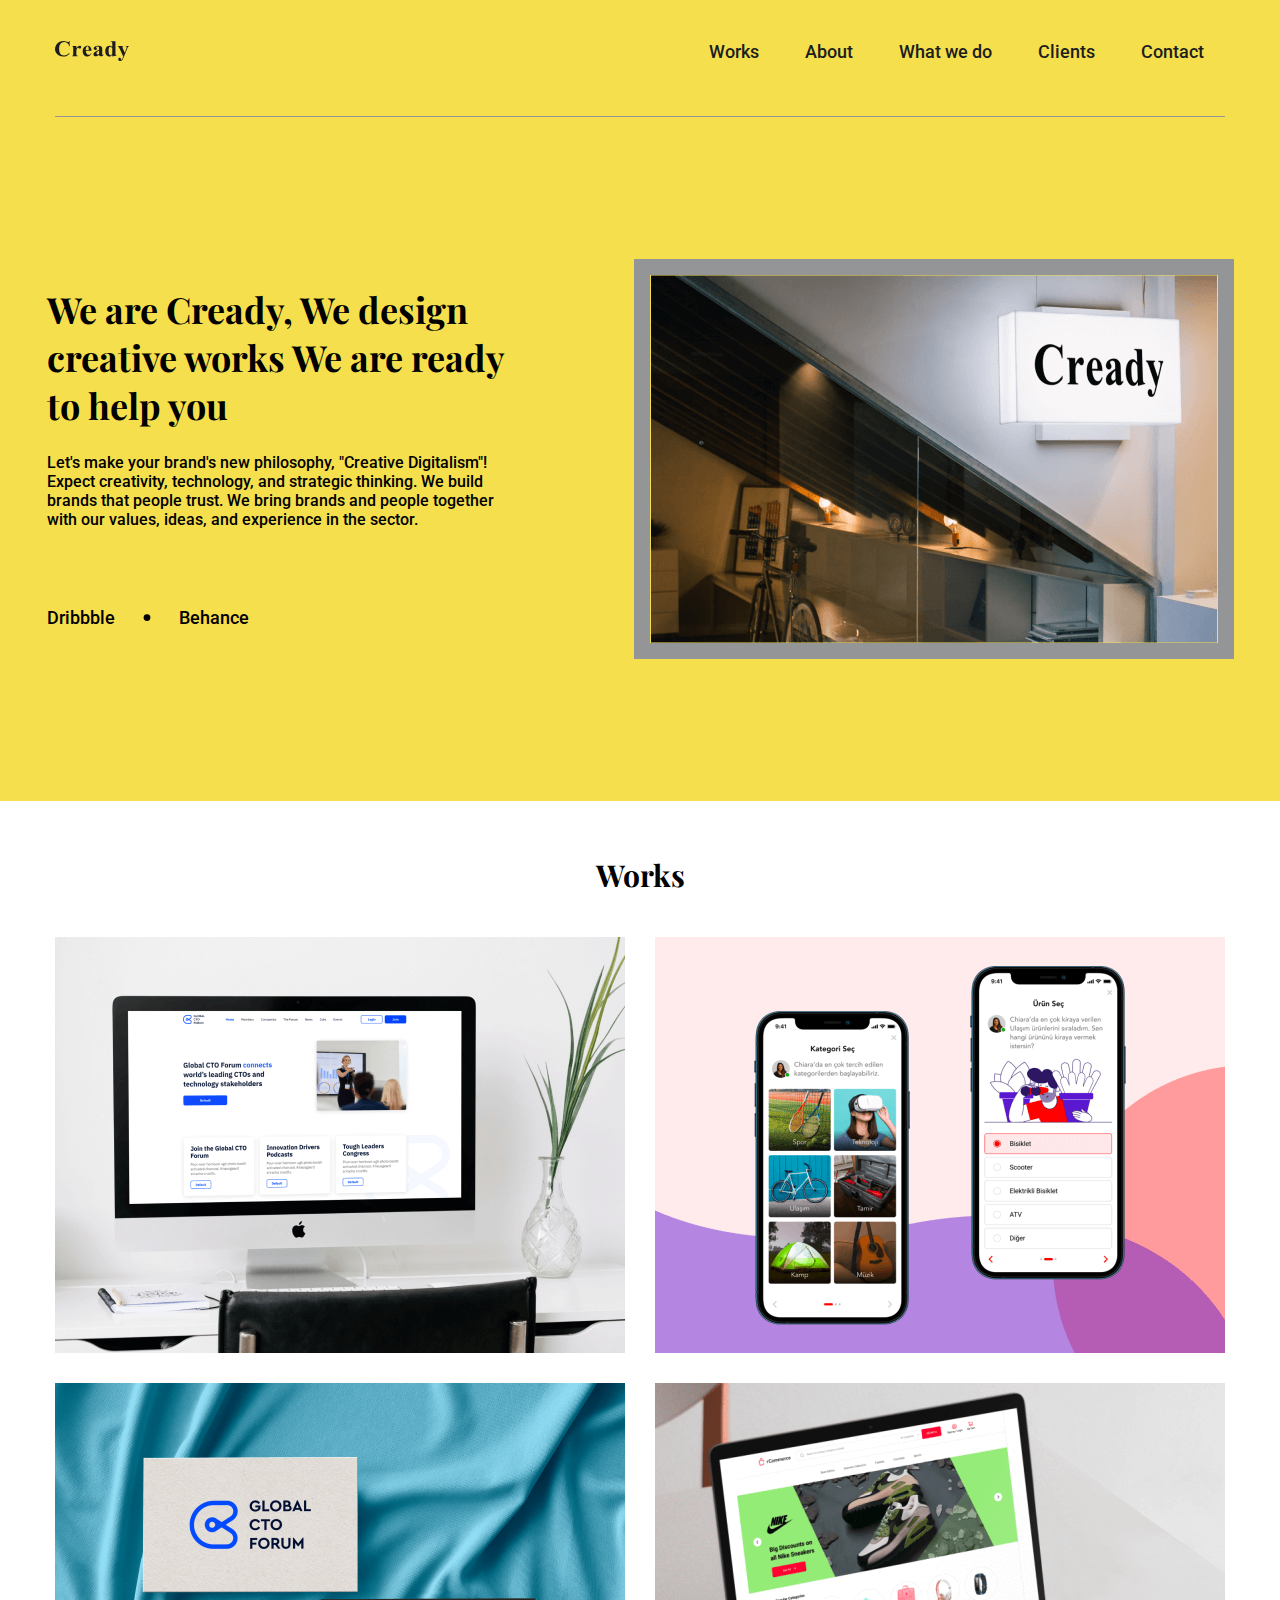
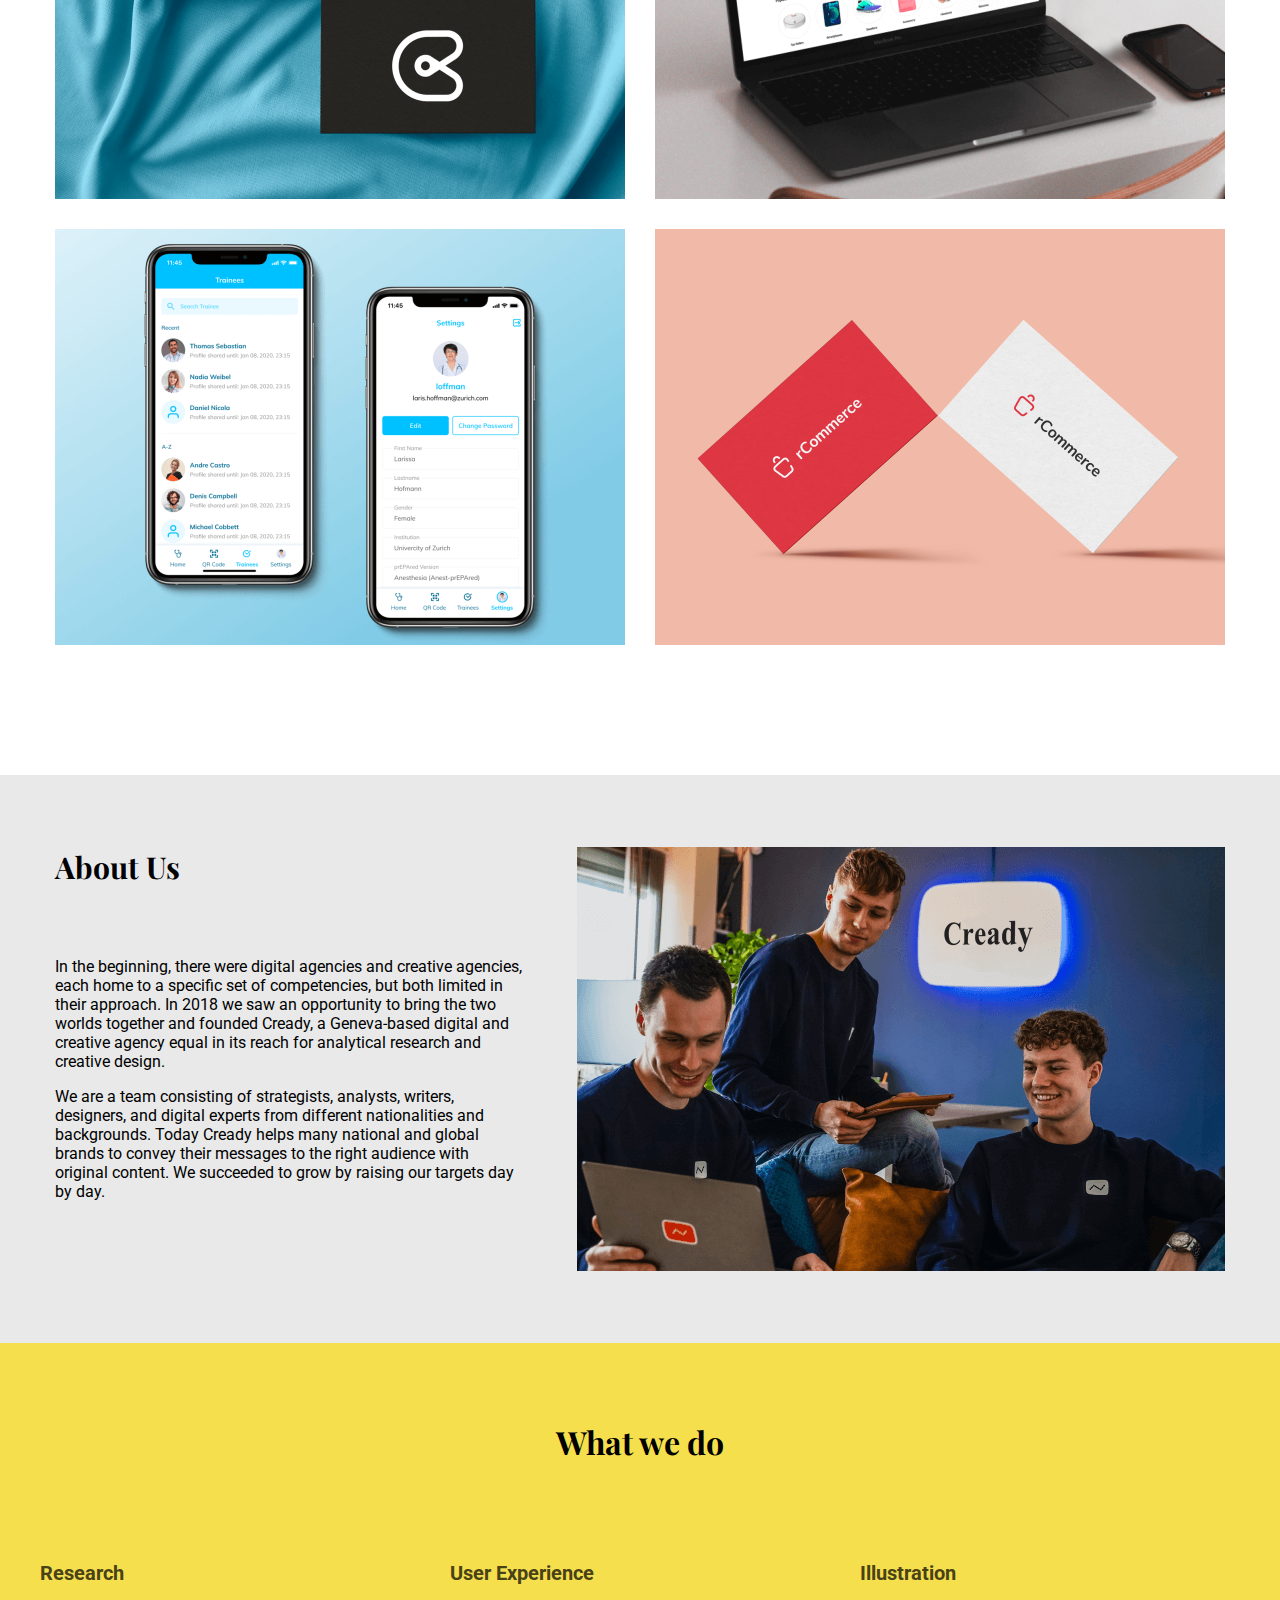
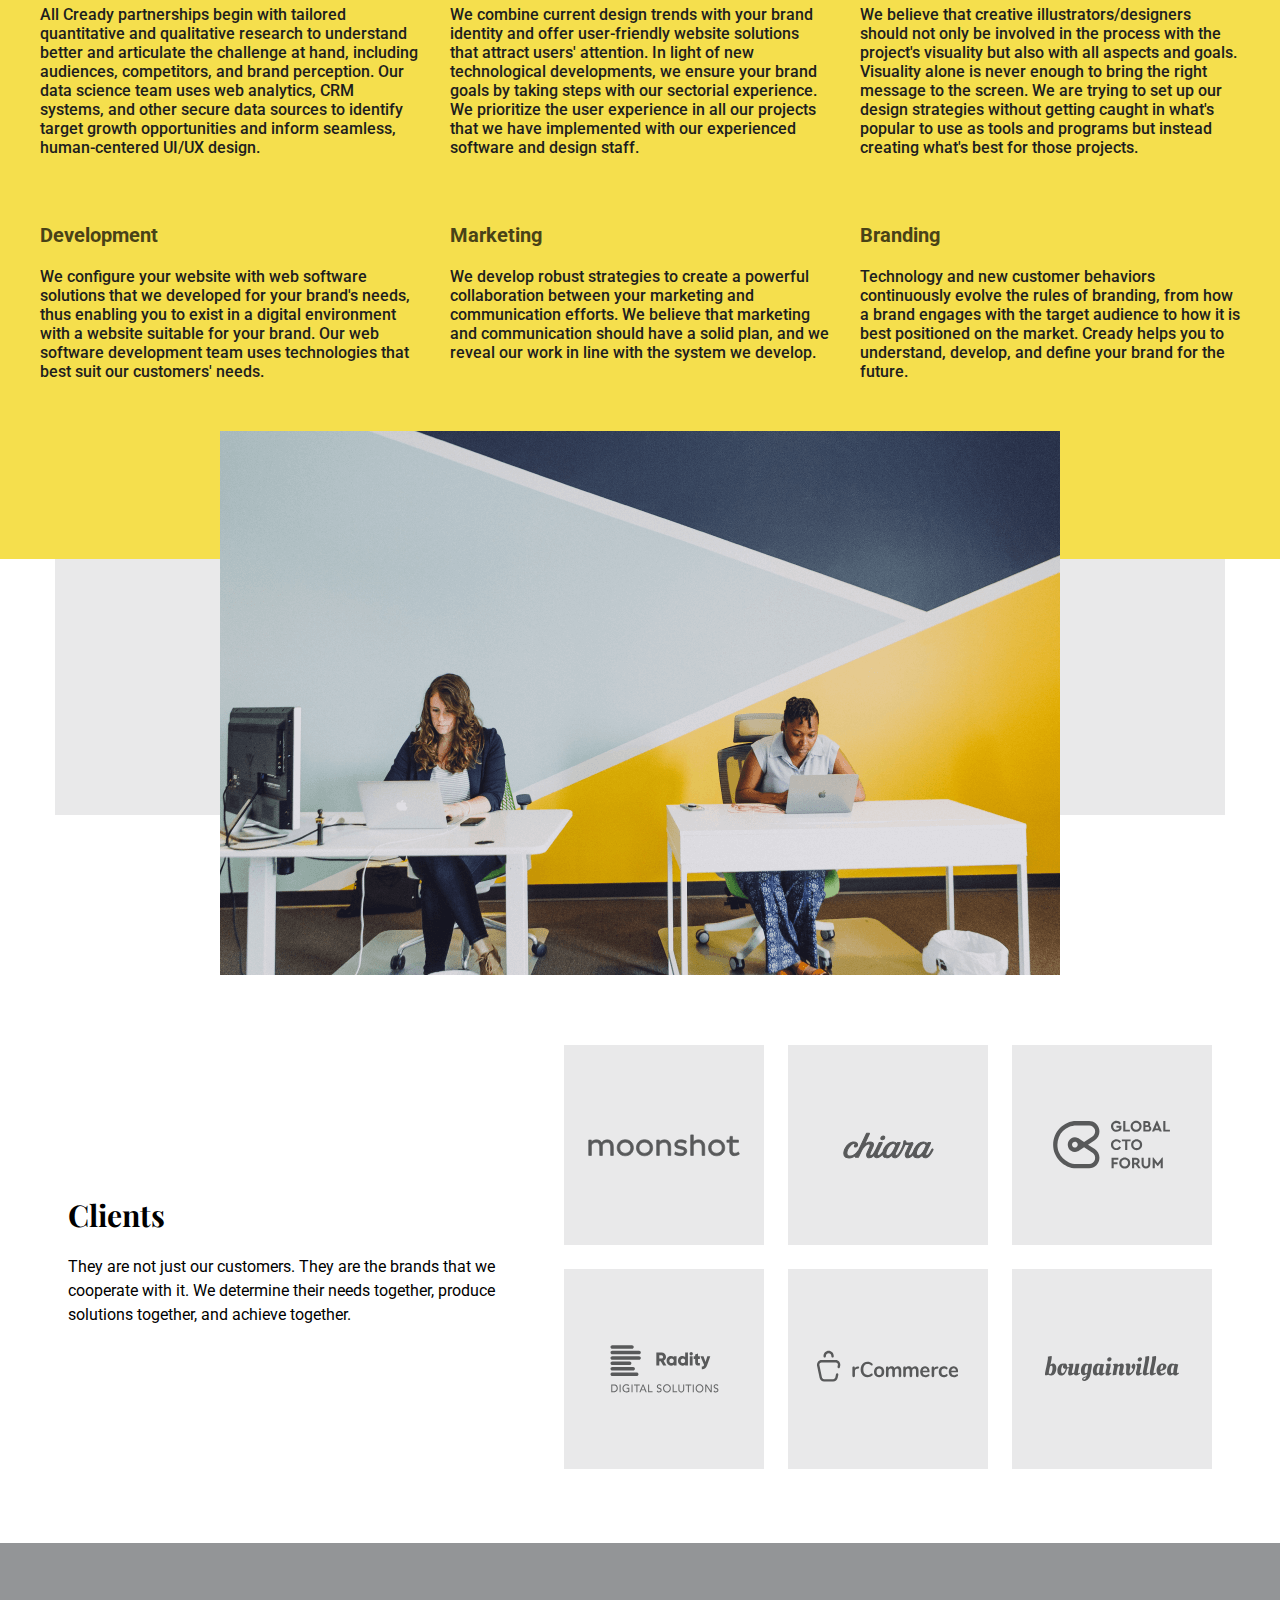
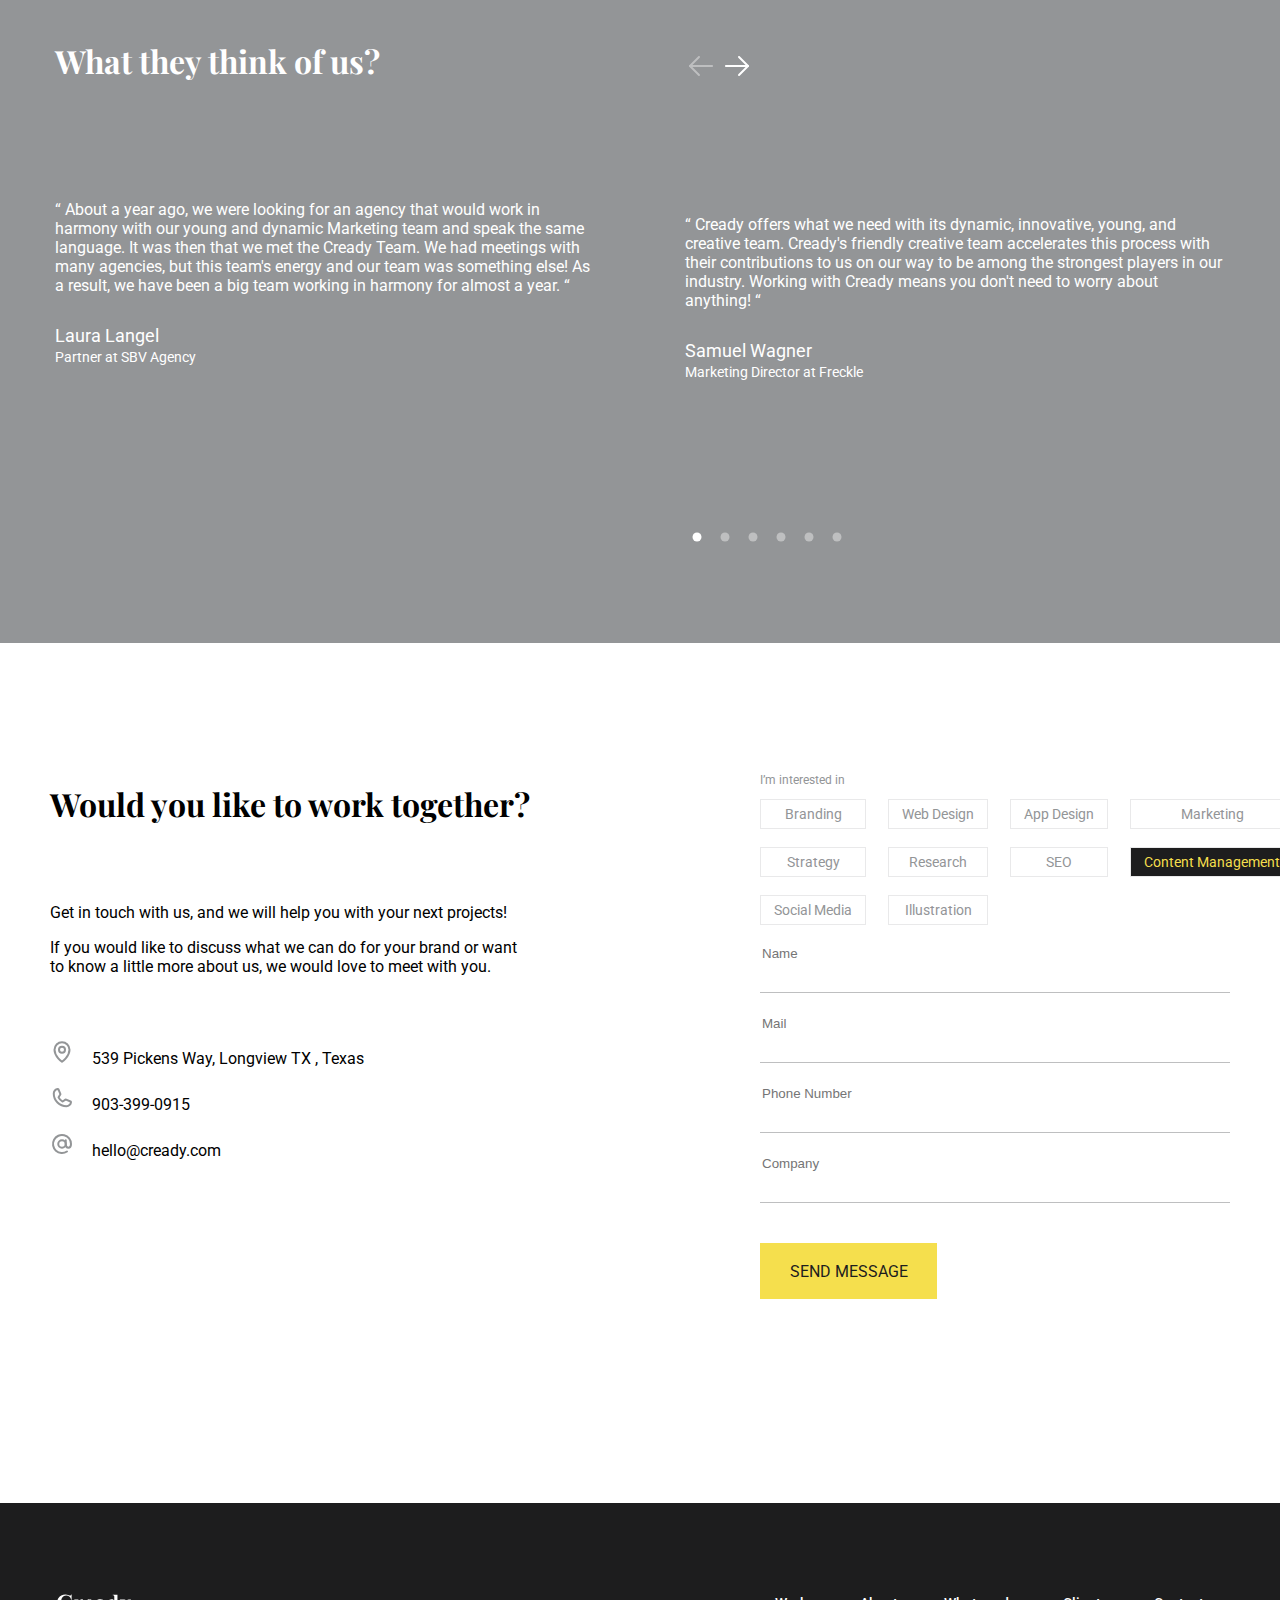
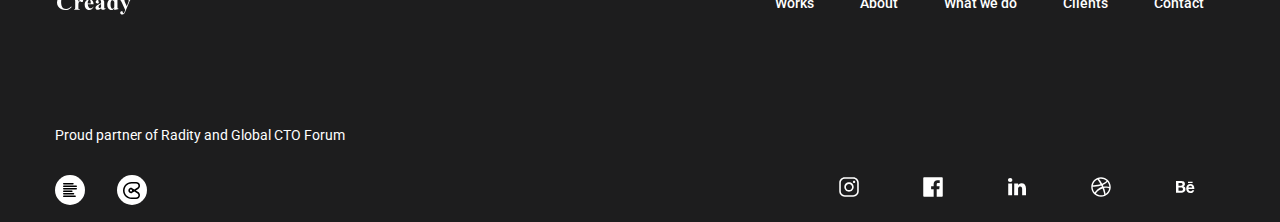
<file: index.html>
<!DOCTYPE html>
<html lang="en">

<head>
    <meta charset="UTF-8">
    <meta http-equiv="X-UA-Compatible" content="IE=edge">
    <meta name="viewport" content="width=device-width, initial-scale=1.0">
    <title>Cready</title>
    <link rel="stylesheet" href="cready.css">
    <link href="https://fonts.googleapis.com/css2?family=Roboto&display=swap" rel="stylesheet">
    <link href="https://fonts.googleapis.com/css2?family=Roboto:wght@500&display=swap" rel="stylesheet">
    <link href="https://fonts.googleapis.com/css2?family=Playfair+Display:wght@700&family=Roboto:wght@500&display=swap" rel="stylesheet">
</head>

<body>
    <div class="container">
        <nav class="navbar">
            <img src="images/logo.svg" alt="">
            <div class="navigation">
                <ul>
                    <li><a href="">Works</a></li>
                    <li><a href="">About</a></li>
                    <li><a href="">What we do</a></li>
                    <li><a href="">Clients</a></li>
                    <li><a href="">Contact</a></li>
                </ul>
            </div>
        </nav>
    </div>
    <div class="divider"><img src="images/header-divider.svg" alt=""></div>
    <div class="showcase">
        <div class="showcase-p">
            <h1>We are Cready, We design creative works We are ready to help you</h1>
            <p>Let's make your brand's new philosophy, "Creative Digitalism"! Expect creativity, technology, and strategic thinking. We build brands that people trust. We bring brands and people together with our values, ideas, and experience in the sector.</p>
            <div class="showcase-write-dot">
                <p class="before-dot">Dribbble</p>
                <img src="images/dot.svg" alt="">
                <p class="after-dot">Behance</p>
            </div>
        </div>
        <div class="showcase-img">
            <img src="images/agencia-innn-pcM5tCYDgTc-unsplash copy 1.png" alt="">
        </div>
    </div>
    <div class="works">
        <h1>Works</h1>
        <div class="works-img">
            <img src="images/GCF-Web.png" alt="">
            <img src="images/Chiara.png" alt="">
            <img src="images/GCF-Branding.png" alt="">
            <img src="images/rCommerce-Web.png" alt="">
            <img src="images/prEPAred-App.png" alt="">
            <img src="images/rCommerce-Branding.png" alt="">
        </div>
    </div>
    <div class="about_us">
        <div class="about_us-p">
            <h1>About Us</h1>
            <p>In the beginning, there were digital agencies and creative agencies, each home to a specific set of competencies, but both limited in their approach. In 2018 we saw an opportunity to bring the two worlds together and founded Cready, a Geneva-based
                digital and creative agency equal in its reach for analytical research and creative design. </p>
            <p>We are a team consisting of strategists, analysts, writers, designers, and digital experts from different nationalities and backgrounds. Today Cready helps many national and global brands to convey their messages to the right audience with
                original content. We succeeded to grow by raising our targets day by day.</p>
        </div>
        <div class="about_us-img">
            <img src="images/cardmapr-pOSChS1Am-I-unsplash copy 1.png" alt="">
        </div>
    </div>
    <div class="info">
        <div class="info_baslik">
            <h1>What we do</h1>
        </div>
        <div class="info-grid-gnrl">
            <div class="info-grid">
                <h3>Research</h3>
                <p>All Cready partnerships begin with tailored quantitative and qualitative research to understand better and articulate the challenge at hand, including audiences, competitors, and brand perception. Our data science team uses web analytics,
                    CRM systems, and other secure data sources to identify target growth opportunities and inform seamless, human-centered UI/UX design.</p>
            </div>
            <div class="info-grid">
                <h3>User Experience</h3>
                <p>We combine current design trends with your brand identity and offer user-friendly website solutions that attract users' attention. In light of new technological developments, we ensure your brand goals by taking steps with our sectorial
                    experience. We prioritize the user experience in all our projects that we have implemented with our experienced software and design staff.</p>
            </div>
            <div class="info-grid">
                <h3>Illustration</h3>
                <p>We believe that creative illustrators/designers should not only be involved in the process with the project's visuality but also with all aspects and goals. Visuality alone is never enough to bring the right message to the screen. We are
                    trying to set up our design strategies without getting caught in what's popular to use as tools and programs but instead creating what's best for those projects.</p>
            </div>
            <div class="info-grid">
                <h3>Development</h3>
                <p>We configure your website with web software solutions that we developed for your brand's needs, thus enabling you to exist in a digital environment with a website suitable for your brand. Our web software development team uses technologies
                    that best suit our customers' needs.</p>
            </div>
            <div class="info-grid">
                <h3>Marketing</h3>
                <p>We develop robust strategies to create a powerful collaboration between your marketing and communication efforts. We believe that marketing and communication should have a solid plan, and we reveal our work in line with the system we develop.</p>
            </div>
            <div class="info-grid">
                <h3>Branding</h3>
                <p>Technology and new customer behaviors continuously evolve the rules of branding, from how a brand engages with the target audience to how it is best positioned on the market. Cready helps you to understand, develop, and define your brand
                    for the future.</p>
            </div>
        </div>
    </div>
    <div class="bef-clients">
        <div class="empty-box">

        </div>
        <div class="bef-clients-img">
            <img src="images/agencia-innn-pcM5tCYDgTc-unsplash copy 1 (2).png" alt="">
        </div>
    </div>
    <div class="clients">
        <div class="clients-p">
            <h1>Clients</h1>
            <p>They are not just our customers. They are the brands that we cooperate with it. We determine their needs together, produce solutions together, and achieve together.</p>
        </div>
        <div class="clients-img">
            <img src="images/logos.svg" alt="">
        </div>
    </div>
    <div class="think">
        <div class="think-p1">
            <h1>What they think of us?</h1>
            <p>“ About a year ago, we were looking for an agency that would work in harmony with our young and dynamic Marketing team and speak the same language. It was then that we met the Cready Team. We had meetings with many agencies, but this team's
                energy and our team was something else! As a result, we have been a big team working in harmony for almost a year. “</p>
            <p class="think-name1">Laura Langel</p>
            <p class="think-name2">Partner at SBV Agency</p>
        </div>
        <div class="think-p2">
            <div class="think-p2-img">
                <img src="images/left.svg" alt="">
                <img src="images/right.svg" alt="">
            </div>
            <p>“ Cready offers what we need with its dynamic, innovative, young, and creative team. Cready's friendly creative team accelerates this process with their contributions to us on our way to be among the strongest players in our industry. Working
                with Cready means you don't need to worry about anything! “</p>
            <p class="think-name1">Samuel Wagner</p>
            <p class="think-name2">Marketing Director at Freckle</p>
            <div class="think-p2-dot">
                <img src="images/dot-beyaz.svg" alt="">
                <img src="images/dot-gri.svg" alt="">
                <img src="images/dot-gri.svg" alt="">
                <img src="images/dot-gri.svg" alt="">
                <img src="images/dot-gri.svg" alt="">
                <img src="images/dot-gri.svg" alt="">
            </div>
        </div>
    </div>
    <div class="form-class">
        <div class="form-info">
            <h1>Would you like to work together?</h1>
            <p>Get in touch with us, and we will help you with your next projects!</p>
            <p class="p-bottom">If you would like to discuss what we can do for your brand or want to know a little more about us, we would love to meet with you.</p>
            <p class="img-bottom"><img class="img-right" src="images/pin.svg" alt="">539 Pickens Way, Longview TX , Texas</p>
            <p class="img-bottom"><img class="img-right" src="images/phone.svg" alt="">903-399-0915</p>
            <p class="img-bottom"><img class="img-right" src="images/mail.svg" alt="">hello@cready.com</p>
        </div>
        <div class="form-info2">
            <p class="info2p1">I’m interested in</p>
            <div class="grid">
                <p>Branding</p>
                <p>Web Design</p>
                <p>App Design</p>
                <p>Marketing</p>
                <p>Strategy</p>
                <p>Research</p>
                <p>SEO</p>
                <p class="spclp">Content Management</p>
                <p>Social Media</p>
                <p>Illustration</p>
            </div>
            <input class="info2p2" type="text" name="name" placeholder="Name">
            <p><img src="images/input-line.svg" alt=""></p>
            <input class="info2p2" type="text" name="mail" placeholder="Mail">
            <p><img src="images/input-line.svg" alt=""></p>
            <input class="info2p2" type="text" name="phone" placeholder="Phone Number">
            <p><img src="images/input-line.svg" alt=""></p>
            <input class="info2p2" type="text" name="company" placeholder="Company">
            <p><img src="images/input-line.svg" alt=""></p>
            <div class="form-btn">
                <a class="form-btn_text" href="">SEND MESSAGE</a>
            </div>
        </div>

    </div>
    <div class="footer">
        <nav class="navbar2">
            <img src="images/cready-white.svg" alt="">
            <div class="navigation">
                <ul>
                    <li><a href="">Works</a></li>
                    <li><a href="">About</a></li>
                    <li><a href="">What we do</a></li>
                    <li><a href="">Clients</a></li>
                    <li><a href="">Contact</a></li>
                </ul>
            </div>
        </nav>
        <div class="footer-p">
            <p>Proud partner of Radity and Global CTO Forum</p>
        </div>
        <div class="footer-gnrl-logo">
            <div class="footer-logos">
                <img src="images/radity.svg" alt="">
                <img src="images/gcf-logo.svg" alt="">
            </div>
            <div class="footer-scl-logos">
                <img src="images/instagram.svg" alt="">
                <img src="images/facebook.svg" alt="">
                <img src="images/linkedin.svg" alt="">
                <img src="images/dribbble.svg" alt="">
                <img src="images/behance.svg" alt="">
            </div>
        </div>
    </div>
</body>

</html>
</file>
<file: cready.css>
body {
        padding: 0;
        margin: 0;
        font-family: "Roboto";
    }
    
    .container {
        background-color: #F5DF4D;
        margin: 0 auto;
        padding: 0 20px;
    }
    
    .navbar {
        max-width: 1170px;
        display: flex;
        justify-content: space-between;
        align-items: center;
        height: 102px;
        margin: 0 auto;
    }
    
    .divider {
        background-color: #F5DF4D;
        text-align: center;
    }
    
    .container .navigation ul li {
        list-style: none;
        display: inline-block;
    }
    
    .container .navigation ul li a {
        font-size: 18px;
        font-family: "roboto";
        font-weight: 500;
        text-decoration: none;
        color: #1D1D1E;
        padding: 0 21px;
    }
    
    .showcase {
        height: 680px;
        background-color: #F5DF4D;
        display: flex;
        align-items: center;
        justify-content: center;
        margin: auto;
    }
    
    .showcase-img img {
        border: 16px solid #939597;
        margin: 0;
    }
    
    .showcase .showcase-p {
        margin-left: 135px;
        margin-right: 117px;
        height: 400px;
        max-width: 470px;
    }
    
    .showcase .showcase-p h1 {
        width: 470px;
        height: 144px;
        font-size: 36px;
        font-family: "Playfair Display";
        font-weight: 700;
    }
    
    .showcase .showcase-p p {
        font: 16px;
        font-family: "Roboto";
        font-weight: 500;
    }
    
    .showcase-write-dot {
        display: flex;
        margin-top: 60px;
    }
    
    .showcase-write-dot .before-dot {
        font-size: 18px;
        margin-right: 23px;
    }
    
    .showcase-write-dot .after-dot {
        font-size: 18px;
        margin-left: 23px;
    }
    
    .showcase-img {
        margin-right: 135px;
    }
    
    .works {
        height: 1520px;
    }
    
    .works h1 {
        margin-top: 54px;
        margin-bottom: 42px;
        font-size: 30px;
        font-family: "Playfair Display";
        font-weight: 700;
        text-align: center;
    }
    
    .works-img {
        width: 862px;
        display: grid;
        justify-content: center;
        grid-template-columns: 1fr 1fr;
        column-gap: 30px;
        row-gap: 30px;
        margin: auto;
    }
    
    .about_us {
        height: 568px;
        background-color: #E9E9EA;
        display: flex;
        justify-content: center;
    }
    
    .about_us-p {
        width: 470px;
        height: 380px;
        margin-right: 52px;
    }
    
    .about_us-p h1 {
        margin-top: 72px;
        font-family: "Playfair Display";
        font-size: 30px;
        margin-bottom: 70px;
        font-weight: 700;
    }
    
    .about_us-img img {
        margin-top: 72px;
    }
    
    .info {
        height: 816px;
        background-color: #F5DF4D;
    }
    
    .info .info_baslik {
        font-family: "Playfair Display";
        font-weight: 700;
        text-align: center;
        margin-bottom: 78px;
        padding-top: 56px;
        background-color: #F5DF4D;
    }
    
    .info .info-grid-gnrl {
        max-width: 1200px;
        display: grid;
        grid-template-columns: 1fr 1fr 1fr;
        column-gap: 30px;
        row-gap: 30px;
        margin: auto;
    }
    
    .info-grid h3 {
        color: #494217;
        font-size: 20px;
    }
    
    .info-grid p {
        color: #1D1D1E;
        font-weight: 500;
        font-size: 16px;
    }
    
    .bef-clients .empty-box {
        display: block;
        margin: 0 auto;
        height: 256px;
        width: 1170px;
        background-color: #E9E9EA;
    }
    
    .bef-clients-img img {
        display: block;
        margin-top: -384px;
        margin-left: auto;
        margin-right: auto;
    }
    
    .clients {
        max-width: 1170px;
        height: 568px;
        display: flex;
        justify-content: center;
        align-items: center;
        margin: 0 auto;
    }
    
    .clients-p {
        margin: 0 auto;
        display: block;
    }
    
    .clients-p h1 {
        font-family: "Playfair Display";
        font-size: 30px;
    }
    
    .clients-p p {
        max-width: 470px;
        font-size: 16px;
        line-height: 24px;
    }
    
    .clients .clients-img {
        display: block;
        margin: 0 auto;
    }
    
    .think {
        display: flex;
        background-color: #939597;
        height: 700px;
        color: #fff;
        justify-content: center;
    }
    
    .think-p1 {
        width: 540px;
        margin-right: 90px;
    }
    
    .think-p1 h1 {
        font-family: "Playfair Display";
        margin-top: 96px;
        margin-bottom: 118px;
    }
    
    .think-p1 .think-name1 {
        font-size: 18px;
        margin-top: 30px;
        margin-bottom: 0px;
    }
    
    .think-p1 .think-name2 {
        font-size: 14px;
        margin-top: 3px;
    }
    
    .think-p2 {
        width: 540px;
    }
    
    .think-p2-img {
        height: 256px;
    }
    
    .think-p2-img img {
        margin-top: 107px;
        margin-bottom: 123px;
    }
    
    .think-p2 .think-name1 {
        font-size: 18px;
        margin-top: 30px;
        margin-bottom: 0px;
    }
    
    .think-p2 .think-name2 {
        font-size: 14px;
        margin-top: 3px;
    }
    
    .think-p2 .think-p2-dot {
        margin-top: 145px;
    }
    
    .form-class {
        display: flex;
        height: 860px;
        justify-content: center;
    }
    
    .form-info {
        margin-right: 230px;
        margin-top: 118px;
    }
    
    .form-info h1 {
        font-family: "Playfair Display";
        margin-bottom: 78px;
    }
    
    .form-info p {
        width: 470px;
    }
    
    .form-info .p-bottom {
        margin-bottom: 64px;
    }
    
    .form-info .img-bottom {
        margin-bottom: 18px;
    }
    
    .form-info .img-right {
        margin-right: 18px;
    }
    
    .form-class .form-info2 {
        width: 470px;
        height: 670px;
        margin-top: 118px;
    }
    
    .form-info2 {
        color: #939597;
        padding: 6px, 18px, 6px, 18px;
    }
    
    .info2p1 {
        font-size: 12px;
    }
    
    .form-info2 .grid {
        font-size: 14px;
        display: grid;
        grid-template-columns: 1fr 1fr 1fr 1fr;
        column-gap: 22px;
    }
    
    .form-info2 .grid p {
        display: inline-block;
        padding-top: 6px;
        padding-right: 13px;
        padding-bottom: 6px;
        padding-left: 13px;
        border: 1px solid #E9E9EA;
        box-sizing: border-box;
        text-align: center;
        margin: 0;
        margin-bottom: 18px;
        white-space: nowrap;
    }
    
    .form-info2 .grid .spclp {
        background-color: #1D1D1E;
        color: #F5DF4D;
    }
    
    .form-info2 .info2p2 {
        border: none;
    }
    
    .form-btn {
        font-family: "ROBOTO";
        margin-top: 36px;
        height: 56px;
        width: 177px;
        background-color: #F5DF4D;
    }
    
    .form-btn_text {
        text-decoration: none;
        color: #1D1D1E;
        font-size: 16px;
        display: flex;
        justify-content: center;
        text-align: center;
        padding-top: 19px;
    }
    
    .footer {
        height: 319px;
        background-color: #1D1D1E;
    }
    
    .navbar2 {
        padding-top: 74px;
        max-width: 1170px;
        display: flex;
        justify-content: space-between;
        margin: 0 auto;
    }
    
    .footer .navigation ul li {
        list-style: none;
        display: inline-block;
    }
    
    .footer .navigation ul li a {
        color: #fff;
        font-size: 14px;
        font-family: "roboto";
        font-weight: 500;
        text-decoration: none;
        padding: 0 21px;
    }
    
    .footer-p {
        max-width: 1170px;
        font-size: 14px;
        color: #fff;
        padding-top: 85px;
        padding-bottom: 18px;
        margin: 0 auto;
    }
    
    .footer-p p {
        display: flex;
        justify-content: start;
    }
    
    .footer-gnrl-logo {
        max-width: 1170px;
        display: flex;
        justify-content: space-between;
        margin: 0 auto;
    }
    
    .footer-gnrl-logo img {
        margin-right: 28px;
    }
    
    .footer-scl-logos img {
        margin-left: 28px;
    }
</file>
